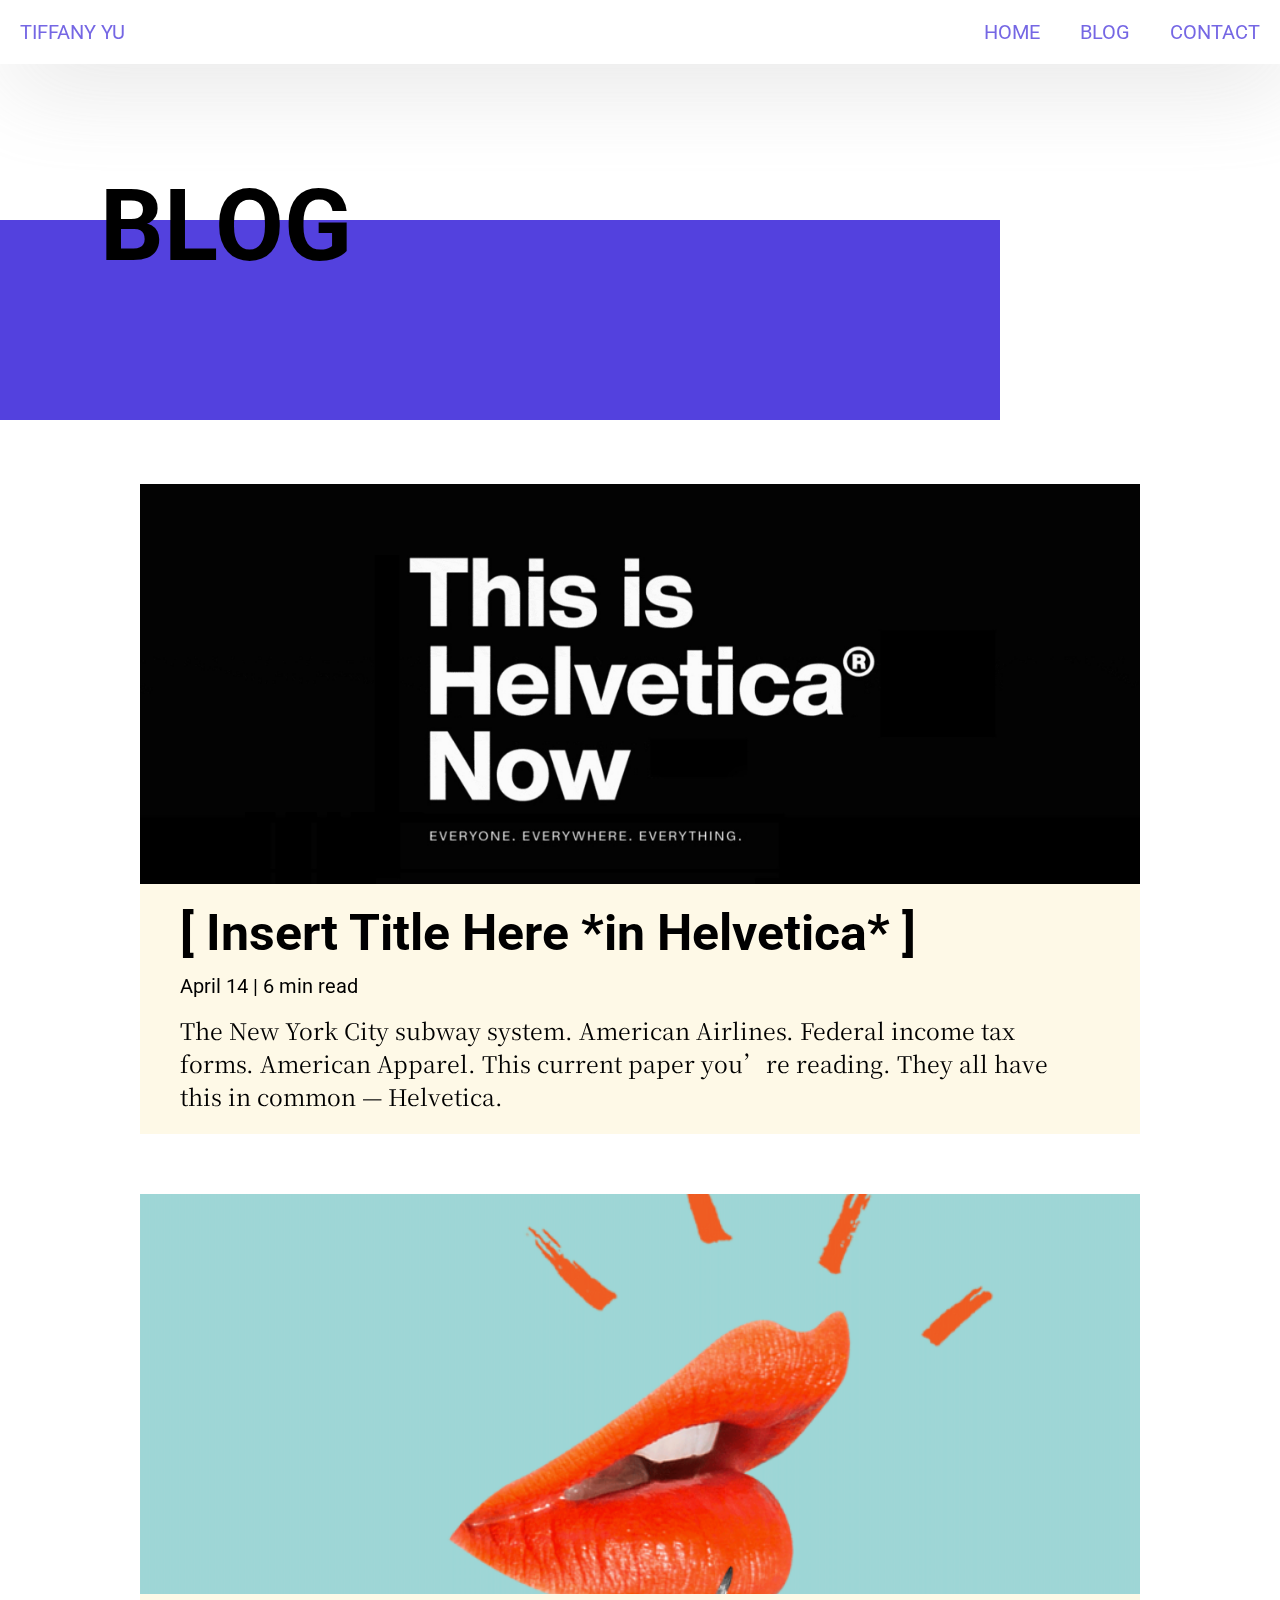
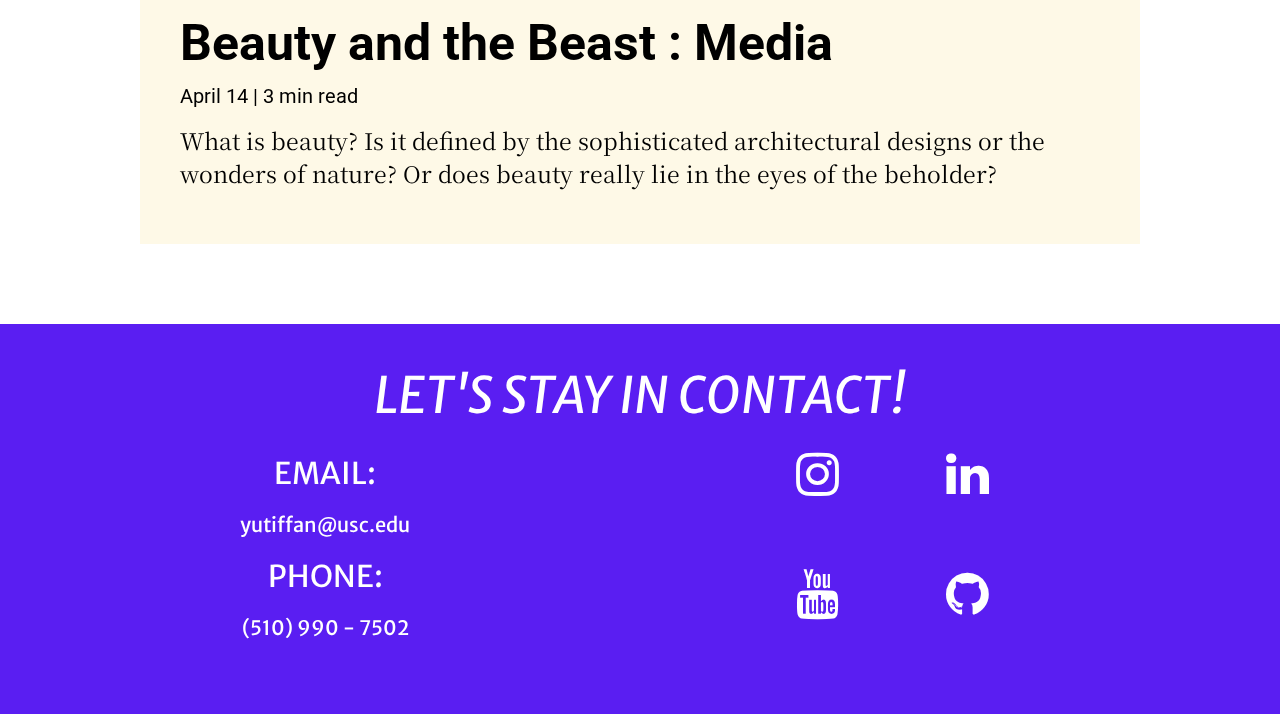
<file: blog.html>
<!DOCTYPE html>
<html>
<head>
	<title>Blog</title>
	<meta name = "description" content="For this page, I will be creating a blog. It will be filled with blog posts that I have written in the past.">
	<link rel="stylesheet" type="text/css" href="style2.css">
	<link rel="stylesheet" href="https://cdnjs.cloudflare.com/ajax/libs/font-awesome/4.7.0/css/font-awesome.min.css">
	<style>
		
		@import url('https://fonts.googleapis.com/css2?family=Noto+Serif+TC&display=swap');
		#blog{
			font-size:50px;
			color:black;
			margin-top: 0px;
			padding-top: 100px;
			margin-left: 100px;
			position:relative;
		}
		#box{
			position:absolute;
			top:220px;
			left:0px;
			width:1000px;
			height:200px;
			background-color:#5341de;
			z-index: -1;
			margin-left: 0px;
		}

		.blogcontainer{
			width:1000px;
			height:400px;
			margin-top:60px;
			margin-bottom:0px;
			margin-left: auto;
			margin-right: auto;
			overflow: hidden;
		}
		.blogcontainer img{
			width:100%;
		}

		.blogcaption{
			width:1000px;
			height:250px;
			margin-left: auto;
			margin-right: auto;
			margin-bottom:60px;
			background-color:#FEF9E7;
			position:relative;
			
		}
		#firstpost{
			width:1000px;
			height:400px;
			margin-top:200px;
		}
		.title{
			font-size: 50px;
			position:absolute;
			top:20px;
			left:40px;
			font-weight:bold;
			text-decoration: none;

		}
		.title a{
			text-decoration: none;
			color:black;
		}
		.title a:visited{
			color:black;
		}
		.title a:hover{
			color:#5341de;
		}
		.date{
			font-size:20px;
			position:absolute;
			top:90px;
			left:40px;
		}

		.description{
			width:900px;
			position:absolute;
			top:130px;
			left:40px;
			font-size:23px;
			font-family: 'Noto Serif TC', serif;
		}
		
	</style>
</head>
<body>
	<div id="navbar">
		<ul>
			<li><a href ="blog.html#footer"> CONTACT </a></li>
			<li><a href ="blog.html"> BLOG </a></li>
			<!-- <li><a href ="homepage.html"> PROJECTS </a></li> -->
			<li><a href ="index.html"> HOME </a></li>
			<li id = "logo"><a href ="index.html"> TIFFANY YU </a></li>
		</ul>
	</div>	

	<div id="blog">
		<h1>BLOG </h1>
	</div>
	<div id="box" data-rellax-speed="6">
	</div>

	<div class="blogcontainer" id="firstpost" >
		<a href = "blogpost1.html"> <img src="images/post1.jpeg" alt="blogpost1header"> </a>
	</div>
	<div class="blogcaption" >
		<div class="title">
			<a href = "blogpost1.html"> [ Insert Title Here *in Helvetica* ] </a>
		</div>
		<div class="date">
			April 14 | 6 min read 
		</div>
		<div class="description">
			The New York City subway system. American Airlines. Federal income tax forms. American Apparel. This current paper you’re reading. They all have this in common — Helvetica. 
		</div>
	</div>

	<div class="blogcontainer" >
		<a href = "blogpost2.html"> <img src="images/post2.png" alt="blogpost2header"> </a>
	</div>
	<div class="blogcaption" >
		<div class="title">
			<a href = "blogpost2.html"> Beauty and the Beast : Media </a>
		</div>
		<div class="date">
			April 14 |  3 min read 
		</div>
		<div class="description">
			What is beauty? Is it defined by the sophisticated architectural designs or the wonders of nature? Or does beauty really lie in the eyes of the beholder?
		</div>
	</div>

	<div id = "footer">
		<div id = "footercontent">
			LET'S STAY IN CONTACT!
		
			<div id = "contact">
				EMAIL:
				<p>yutiffan@usc.edu </p>
				PHONE:
				<p>(510) 990 - 7502 </p>
			</div>
			<div id = "icons">
				<a href="https://www.instagram.com/tiffxyu/" target="_blank" class="fa fa-instagram"></a>
				<a href="https://www.linkedin.com/in/yutiffan/" target="_blank" class="fa fa-linkedin"></a>
				<a href="https://www.youtube.com/channel/UCRScQScooTvja-4UszwBM2w" target="_blank" class="fa fa-youtube"></a>
				<a href= "https://github.com/yutiffan" target="_blank" class="fa fa-github"></a>
			</div>
		</div>
	</div>

<!--JavaScript Plugins  -->
	<script src = "rellax-master/rellax.min.js"></script>

	
	<script>
		var rellax = new Rellax('#box');
	</script>
</body>
</html>
</file>
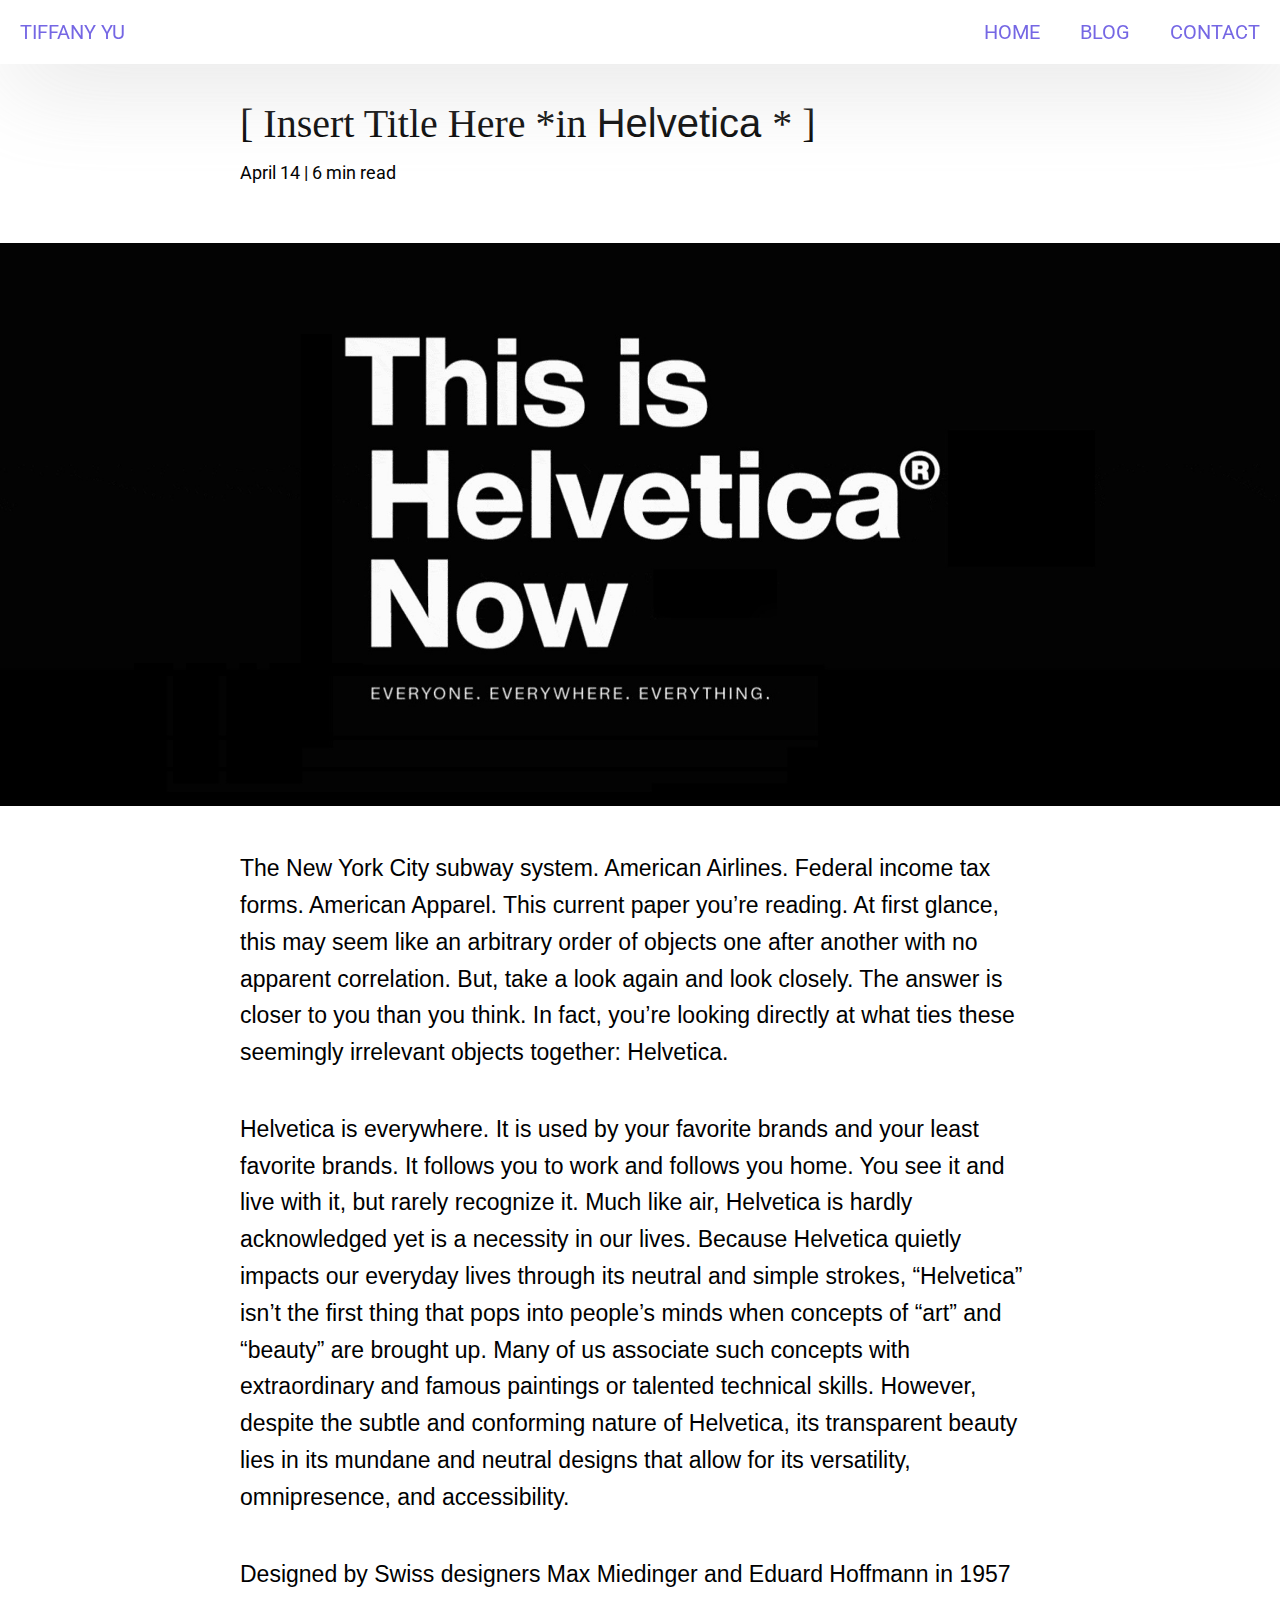
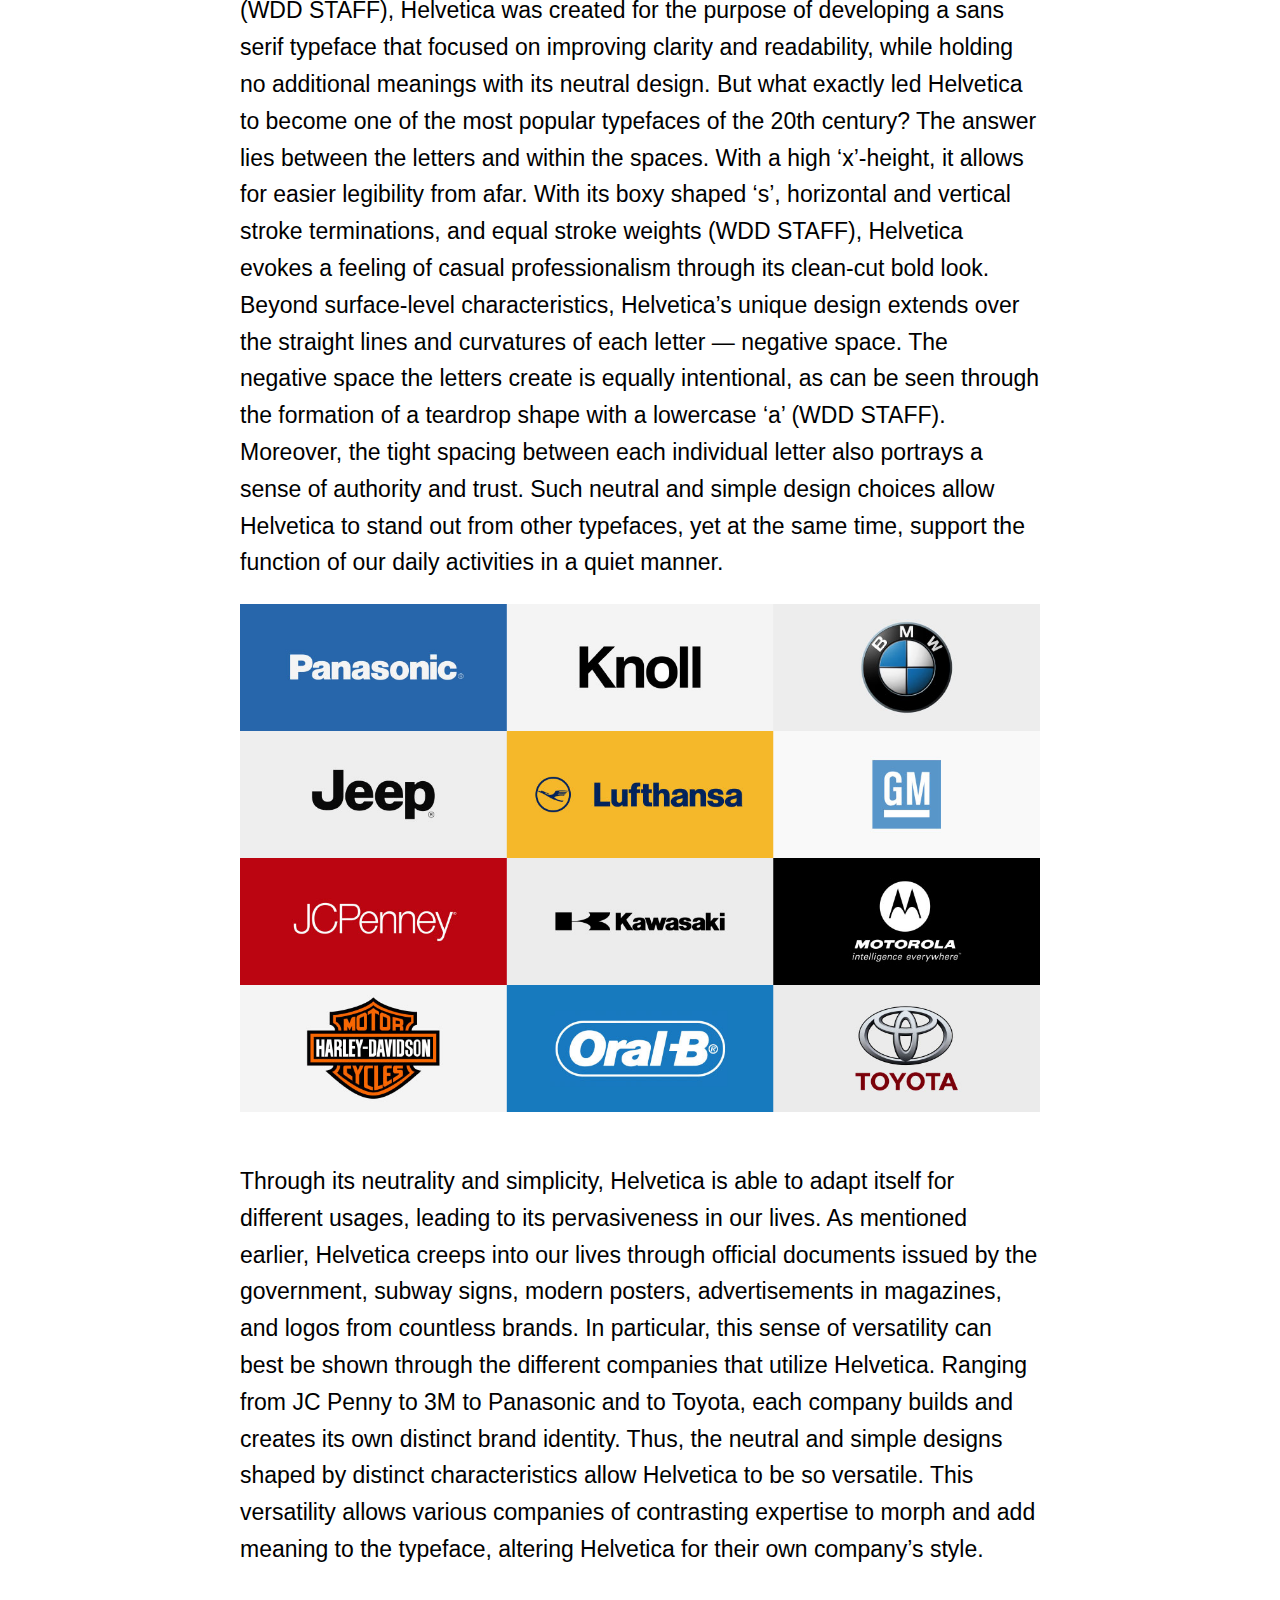
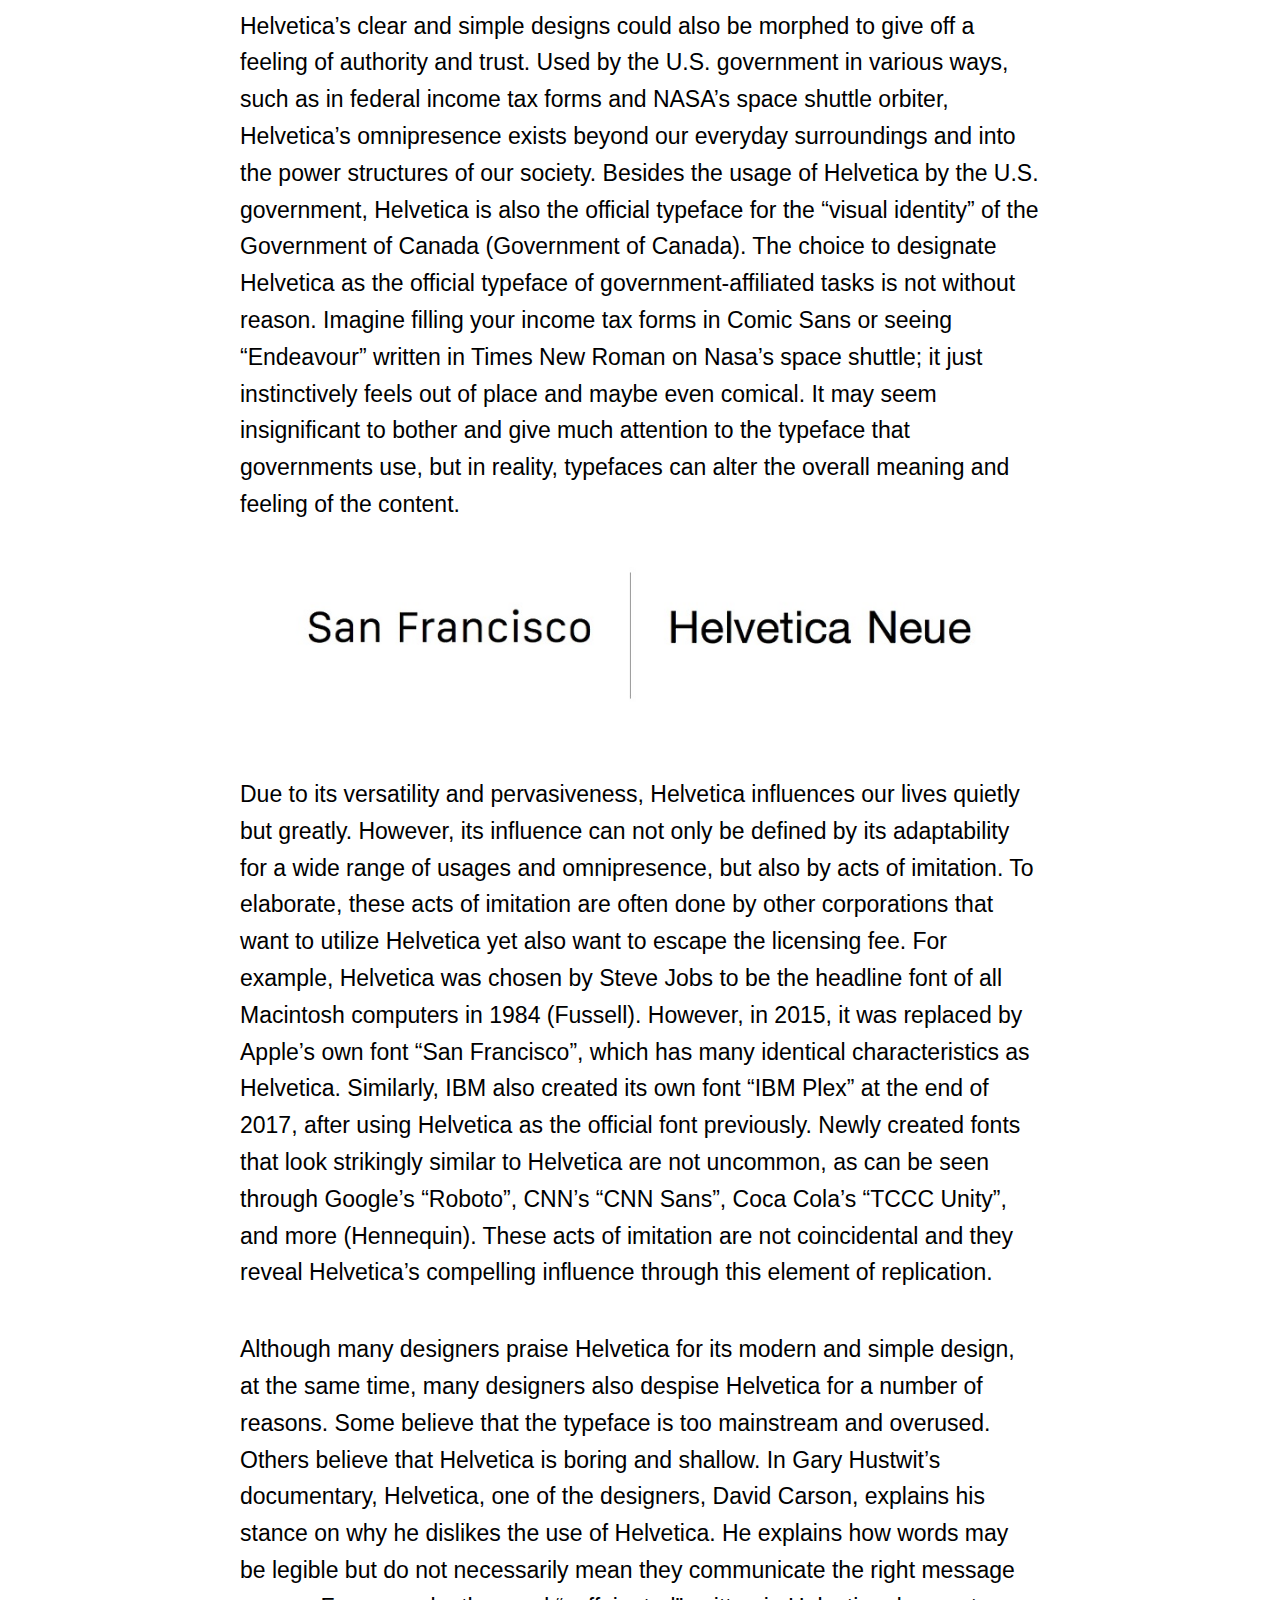
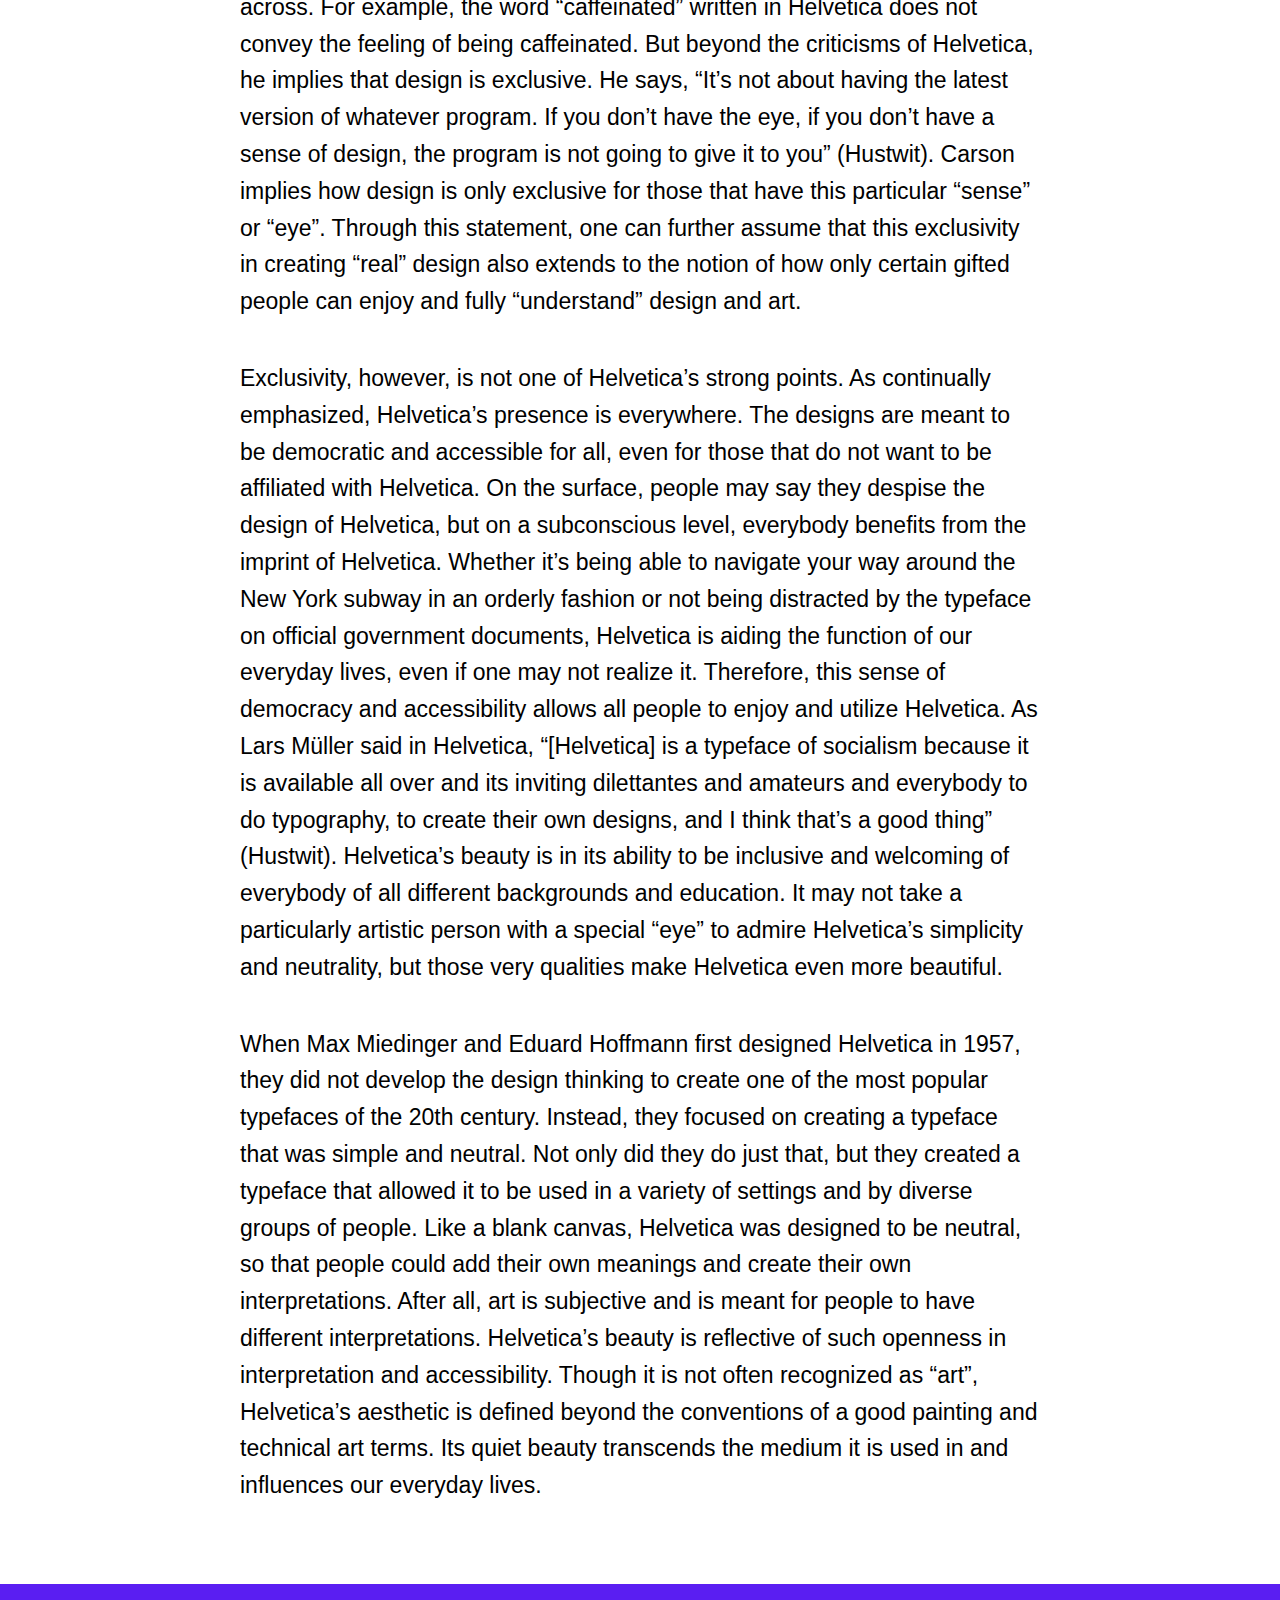
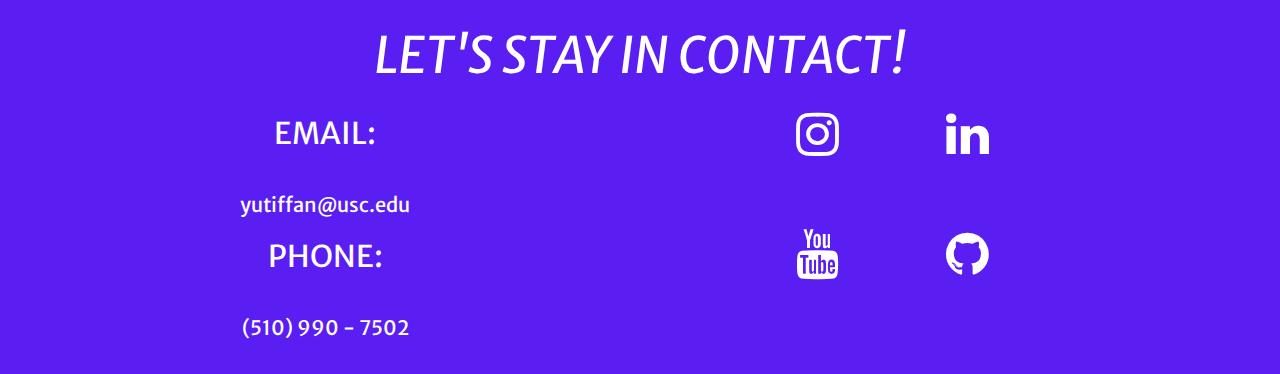
<file: blogpost1.html>
<!DOCTYPE html>
<html>
<head>
	<title>[ Insert Title Here *in Helvetica* ]</title>
	<meta name = "description" content="This is my first blog post. It's about the font Helvetica and its implications.">
	<link rel="stylesheet" type="text/css" href="style2.css">
	<link rel="stylesheet" href="https://cdnjs.cloudflare.com/ajax/libs/font-awesome/4.7.0/css/font-awesome.min.css">
	<style>

		#helvetica{
			font-family: helvetica;
		}
		#header{
			width:800px;
			margin:auto;
			
		}
		#title{
			font-family: 'Noto Serif TC', serif;
			font-size:40px;
			text-align:left;
			padding-top: 100px;
		}
		#date{
			font-size:18px;
			padding-top: 15px;
		}
		#photo img{
			width:100%;
			margin-top: 60px;
		}
		#content{
			width:800px;
			margin:auto;
			font-family: helvetica;
			font-size:23px;
			line-height: 1.6;
			
		}
		p{
			margin-top:40px;
		}
		#content img{
			width:100%;
		}
	</style>
</head>
<body>
	<div id="navbar">
		<ul>
			<li><a href ="blogpost1.html#footer"> CONTACT </a></li>
			<li><a href ="blog.html"> BLOG </a></li>
			<!-- <li><a href ="index.html"> PROJECTS </a></li> -->
			<li><a href ="index.html"> HOME </a></li>
			<li id = "logo"><a href ="index.html"> TIFFANY YU </a></li>
		</ul>
	</div>	
	<div id = "header">
		<div id = "title"> 
			[ Insert Title Here *in <label id = "helvetica"> Helvetica </label>* ] 
		</div>
		<div id = "date">
			April 14 | 6 min read 
		</div>
	</div>
	<div id = "photo">
		<img src = "images/post1.jpeg" alt = "helvetica">
	</div>
	<div id = "content">
		<p>The New York City subway system. American Airlines. Federal income tax forms. American Apparel. This current paper you’re reading. At first glance, this may seem like an arbitrary order of objects one after another with no apparent correlation. But, take a look again and look closely. The answer is closer to you than you think. In fact, you’re looking directly at what ties these seemingly irrelevant objects together: Helvetica.
		</p>
		<p>Helvetica is everywhere. It is used by your favorite brands and your least favorite brands. It follows you to work and follows you home. You see it and live with it, but rarely recognize it. Much like air, Helvetica is hardly acknowledged yet is a necessity in our lives. Because Helvetica quietly impacts our everyday lives through its neutral and simple strokes, “Helvetica” isn’t the first thing that pops into people’s minds when concepts of “art” and “beauty” are brought up. Many of us associate such concepts with extraordinary and famous paintings or talented technical skills. However, despite the subtle and conforming nature of Helvetica, its transparent beauty lies in its mundane and neutral designs that allow for its versatility, omnipresence, and accessibility. </p>
		<p>Designed by Swiss designers Max Miedinger and Eduard Hoffmann in 1957 (WDD STAFF), Helvetica was created for the purpose of developing a sans serif typeface that focused on improving clarity and readability, while holding no additional meanings with its neutral design. But what exactly led Helvetica to become one of the most popular typefaces of the 20th century? The answer lies between the letters and within the spaces. With a high ‘x’-height, it allows for easier legibility from afar. With its boxy shaped ‘s’, horizontal and vertical stroke terminations, and equal stroke weights (WDD STAFF), Helvetica evokes a feeling of casual professionalism through its clean-cut bold look. Beyond surface-level characteristics, Helvetica’s unique design extends over the straight lines and curvatures of each letter — negative space. The negative space the letters create is equally intentional, as can be seen through the formation of a teardrop shape with a lowercase ‘a’ (WDD STAFF). Moreover, the tight spacing between each individual letter also portrays a sense of authority and trust. Such neutral and simple design choices allow Helvetica to stand out from other typefaces, yet at the same time, support the function of our daily activities in a quiet manner. </p>
		<img src = "images/brands.jpg" alt = "brands">
		<p>Through its neutrality and simplicity, Helvetica is able to adapt itself for different usages, leading to its pervasiveness in our lives. As mentioned earlier, Helvetica creeps into our lives through official documents issued by the government, subway signs, modern posters, advertisements in magazines, and logos from countless brands. In particular, this sense of versatility can best be shown through the different companies that utilize Helvetica. Ranging from JC Penny to 3M to Panasonic and to Toyota, each company builds and creates its own distinct brand identity. Thus, the neutral and simple designs shaped by distinct characteristics allow Helvetica to be so versatile. This versatility allows various companies of contrasting expertise to morph and add meaning to the typeface, altering Helvetica for their own company’s style. </p>
		<p>Helvetica’s clear and simple designs could also be morphed to give off a feeling of authority and trust. Used by the U.S. government in various ways, such as in federal income tax forms and NASA’s space shuttle orbiter, Helvetica’s omnipresence exists beyond our everyday surroundings and into the power structures of our society. Besides the usage of Helvetica by the U.S. government, Helvetica is also the official typeface for the “visual identity” of the Government of Canada (Government of Canada). The choice to designate Helvetica as the official typeface of government-affiliated tasks is not without reason. Imagine filling your income tax forms in Comic Sans or seeing “Endeavour” written in Times New Roman on Nasa’s space shuttle; it just instinctively feels out of place and maybe even comical. It may seem insignificant to bother and give much attention to the typeface that governments use, but in reality, typefaces can alter the overall meaning and feeling of the content. </p>
		<img src = "images/SF.jpg" alt = "San Francisco”">
		<p>Due to its versatility and pervasiveness, Helvetica influences our lives quietly but greatly. However, its influence can not only be defined by its adaptability for a wide range of usages and omnipresence, but also by acts of imitation. To elaborate, these acts of imitation are often done by other corporations that want to utilize Helvetica yet also want to escape the licensing fee. For example, Helvetica was chosen by Steve Jobs to be the headline font of all Macintosh computers in 1984 (Fussell). However, in 2015, it was replaced by Apple’s own font “San Francisco”, which has many identical characteristics as Helvetica. Similarly, IBM also created its own font “IBM Plex” at the end of 2017, after using Helvetica as the official font previously. Newly created fonts that look strikingly similar to Helvetica are not uncommon, as can be seen through Google’s “Roboto”, CNN’s “CNN Sans”, Coca Cola’s “TCCC Unity”, and more (Hennequin). These acts of imitation are not coincidental and they reveal Helvetica’s compelling influence through this element of replication. </p>
		<p>Although many designers praise Helvetica for its modern and simple design, at the same time, many designers also despise Helvetica for a number of reasons. Some believe that the typeface is too mainstream and overused. Others believe that Helvetica is boring and shallow. In Gary Hustwit’s documentary, Helvetica, one of the designers, David Carson, explains his stance on why he dislikes the use of Helvetica. He explains how words may be legible but do not necessarily mean they communicate the right message across. For example, the word “caffeinated” written in Helvetica does not convey the feeling of being caffeinated. But beyond the criticisms of Helvetica, he implies that design is exclusive. He says, “It’s not about having the latest version of whatever program. If you don’t have the eye, if you don’t have a sense of design, the program is not going to give it to you” (Hustwit). Carson implies how design is only exclusive for those that have this particular “sense” or “eye”. Through this statement, one can further assume that this exclusivity in creating “real” design also extends to the notion of how only certain gifted people can enjoy and fully “understand” design and art. </p>
		<p>Exclusivity, however, is not one of Helvetica’s strong points. As continually emphasized, Helvetica’s presence is everywhere. The designs are meant to be democratic and accessible for all, even for those that do not want to be affiliated with Helvetica. On the surface, people may say they despise the design of Helvetica, but on a subconscious level, everybody benefits from the imprint of Helvetica. Whether it’s being able to navigate your way around the New York subway in an orderly fashion or not being distracted by the typeface on official government documents, Helvetica is aiding the function of our everyday lives, even if one may not realize it. Therefore, this sense of democracy and accessibility allows all people to enjoy and utilize Helvetica. As Lars Müller said in Helvetica, “[Helvetica] is a typeface of socialism because it is available all over and its inviting dilettantes and amateurs and everybody to do typography, to create their own designs, and I think that’s a good thing” (Hustwit). Helvetica’s beauty is in its ability to be inclusive and welcoming of everybody of all different backgrounds and education. It may not take a particularly artistic person with a special “eye” to admire Helvetica’s simplicity and neutrality, but those very qualities make Helvetica even more beautiful. </p>
		<p>When Max Miedinger and Eduard Hoffmann first designed Helvetica in 1957, they did not develop the design thinking to create one of the most popular typefaces of the 20th century. Instead, they focused on creating a typeface that was simple and neutral. Not only did they do just that, but they created a typeface that allowed it to be used in a variety of settings and by diverse groups of people. Like a blank canvas, Helvetica was designed to be neutral, so that people could add their own meanings and create their own interpretations. After all, art is subjective and is meant for people to have different interpretations. Helvetica’s beauty is reflective of such openness in interpretation and accessibility. Though it is not often recognized as “art”, Helvetica’s aesthetic is defined beyond the conventions of a good painting and technical art terms. Its quiet beauty transcends the medium it is used in and influences our everyday lives. </p>
	</div>
	<div id = "footer">
		<div id = "footercontent">
			LET'S STAY IN CONTACT!
		
			<div id = "contact">
				EMAIL:
				<p>yutiffan@usc.edu </p>
				PHONE:
				<p>(510) 990 - 7502 </p>
			</div>
			<div id = "icons">
				<a href="https://www.instagram.com/tiffxyu/" target="_blank" class="fa fa-instagram"></a>
				<a href="https://www.linkedin.com/in/yutiffan/" target="_blank" class="fa fa-linkedin"></a>
				<a href="https://www.youtube.com/channel/UCRScQScooTvja-4UszwBM2w" target="_blank" class="fa fa-youtube"></a>
				<a href= "https://github.com/yutiffan" target="_blank" class="fa fa-github"></a>
			</div>
		</div>
	</div>
</body>
</html>
</file>
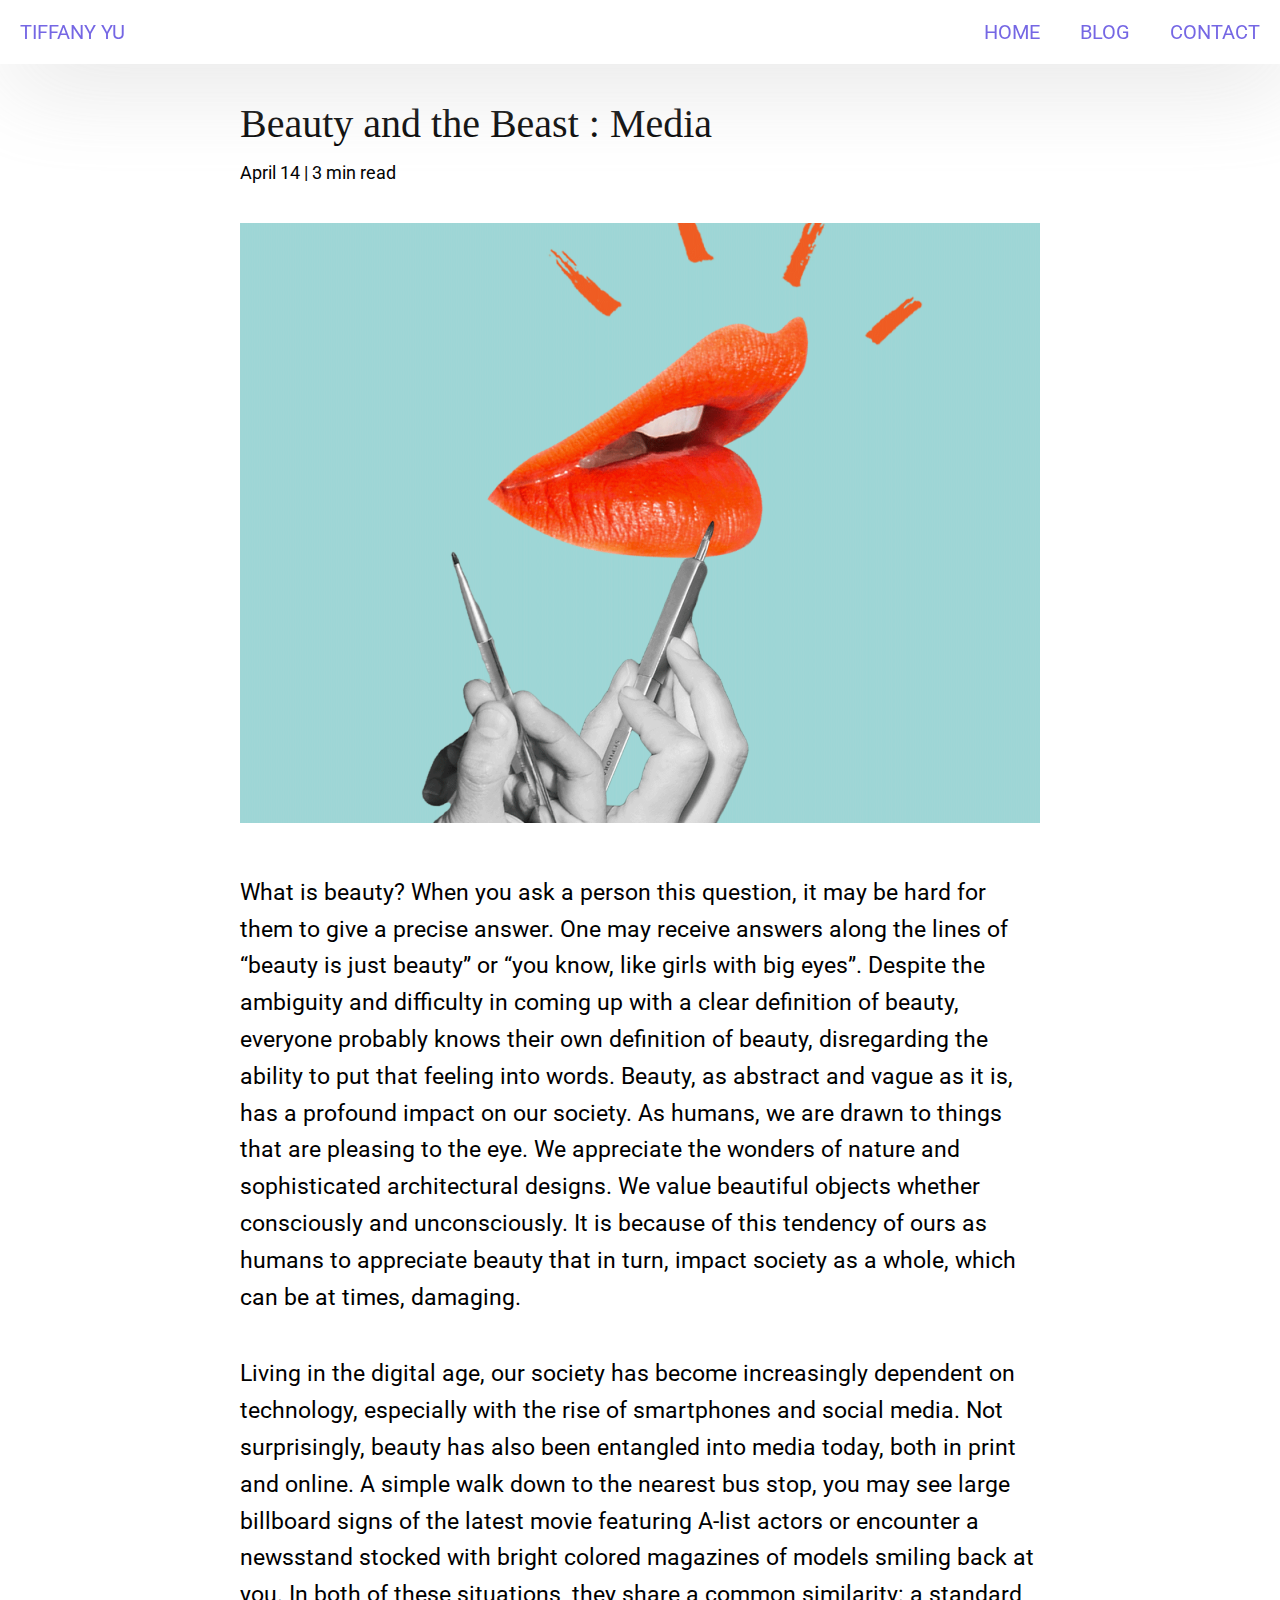
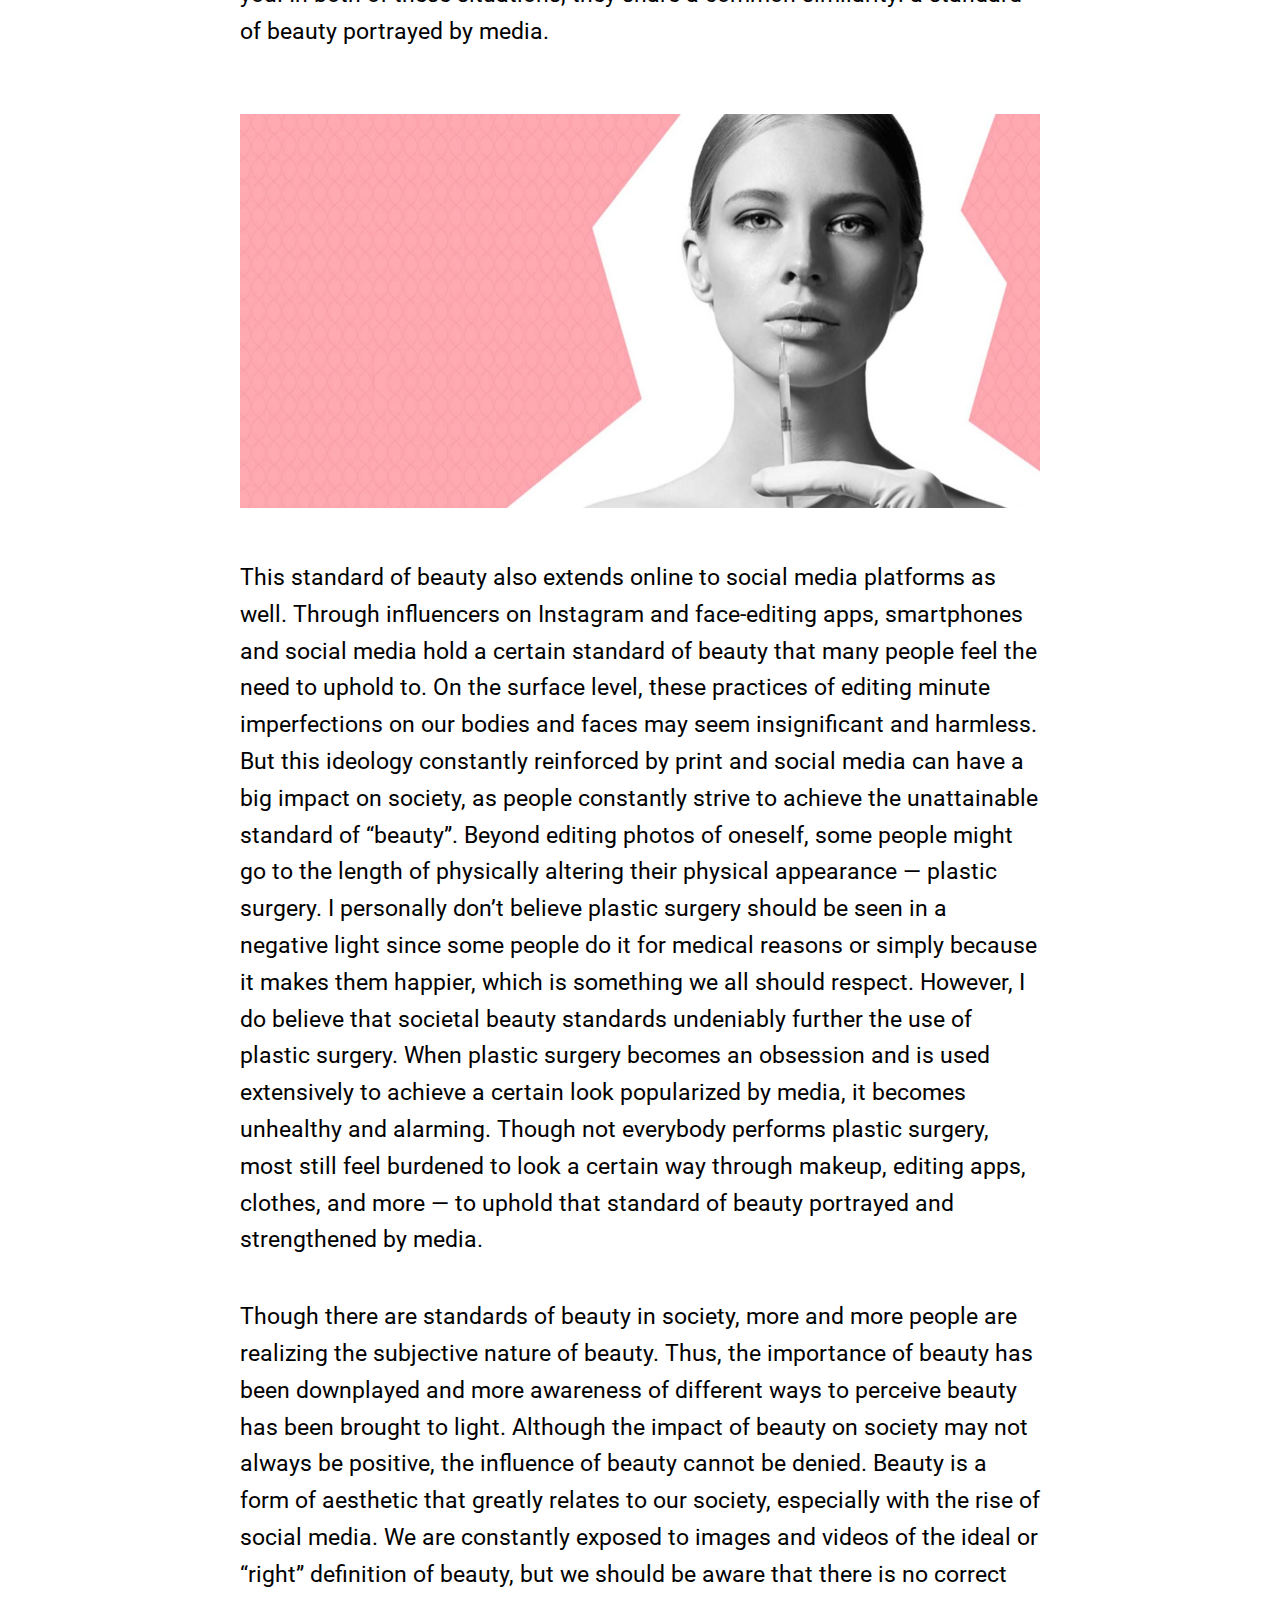
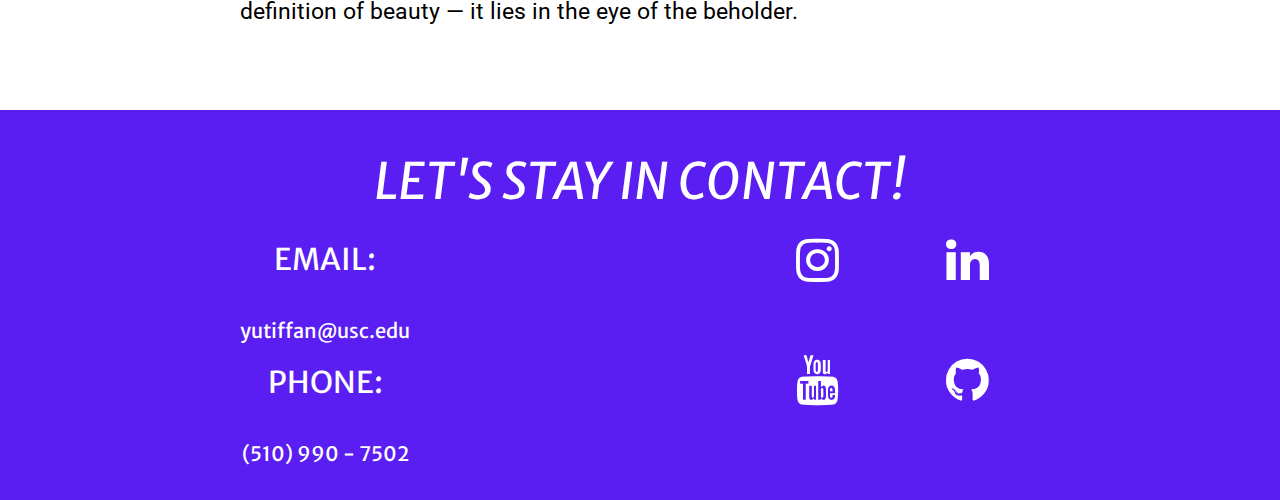
<file: blogpost2.html>
<!DOCTYPE html>
<html>
<head>
	<title>Beauty and the Beast : Media</title>
	<meta name = "description" content="This is my second blog post. In this post, I talk about the definition of beauty and the standards of beauty in today's world.">
	<link rel="stylesheet" type="text/css" href="style2.css">
	<link rel="stylesheet" href="https://cdnjs.cloudflare.com/ajax/libs/font-awesome/4.7.0/css/font-awesome.min.css">
	<style>
	
		#header{
			width:800px;
			margin:auto;
			
		}
		#title{
			font-family: 'Noto Serif TC', serif;
			font-size:40px;
			text-align:left;
			padding-top: 100px;
		}
		#date{
			font-size:18px;
			padding-top: 15px;
		}
		
		#content{
			width:800px;
			margin:auto;
			font-size:23px;
			line-height: 1.6;
			
		}
		p{
			margin-top:40px;
		}
		#content img{
			margin-top:40px;
			width:100%;
		}
	</style>
</head>
<body>
	<div id="navbar">
		<ul>
			<li><a href ="blogpost2.html#footer"> CONTACT </a></li>
			<li><a href ="blog.html"> BLOG </a></li>
			<!-- <li><a href ="index.html"> PROJECTS </a></li> -->
			<li><a href ="index.html"> HOME </a></li>
			<li id = "logo"><a href ="index.html"> TIFFANY YU </a></li>
		</ul>
	</div>	
	<div id = "header">
		<div id = "title"> 
			Beauty and the Beast : Media 
		</div>
		<div id = "date">
			April 14 | 3 min read 
		</div>
	</div>
	<div id = "content">
		<img src = "images/post2.png" alt= "beauty">
		<p>What is beauty? When you ask a person this question, it may be hard for them to give a precise answer. One may receive answers along the lines of “beauty is just beauty” or “you know, like girls with big eyes”. Despite the ambiguity and difficulty in coming up with a clear definition of beauty, everyone probably knows their own definition of beauty, disregarding the ability to put that feeling into words. Beauty, as abstract and vague as it is, has a profound impact on our society. As humans, we are drawn to things that are pleasing to the eye. We appreciate the wonders of nature and sophisticated architectural designs. We value beautiful objects whether consciously and unconsciously. It is because of this tendency of ours as humans to appreciate beauty that in turn, impact society as a whole, which can be at times, damaging. </p>
		<p>Living in the digital age, our society has become increasingly dependent on technology, especially with the rise of smartphones and social media. Not surprisingly, beauty has also been entangled into media today, both in print and online. A simple walk down to the nearest bus stop, you may see large billboard signs of the latest movie featuring A-list actors or encounter a newsstand stocked with bright colored magazines of models smiling back at you. In both of these situations, they share a common similarity: a standard of beauty portrayed by media. </p>
		<img src = "images/surgery.jpeg" alt = "plastic surgery">
		<p>This standard of beauty also extends online to social media platforms as well. Through influencers on Instagram and face-editing apps, smartphones and social media hold a certain standard of beauty that many people feel the need to uphold to. On the surface level, these practices of editing minute imperfections on our bodies and faces may seem insignificant and harmless. But this ideology constantly reinforced by print and social media can have a big impact on society, as people constantly strive to achieve the unattainable standard of “beauty”. Beyond editing photos of oneself, some people might go to the length of physically altering their physical appearance — plastic surgery. I personally don’t believe plastic surgery should be seen in a negative light since some people do it for medical reasons or simply because it makes them happier, which is something we all should respect. However, I do believe that societal beauty standards undeniably further the use of plastic surgery. When plastic surgery becomes an obsession and is used extensively to achieve a certain look popularized by media, it becomes unhealthy and alarming. Though not everybody performs plastic surgery, most still feel burdened to look a certain way through makeup, editing apps, clothes, and more — to uphold that standard of beauty portrayed and strengthened by media.</p>
		<p> Though there are standards of beauty in society, more and more people are realizing the subjective nature of beauty. Thus, the importance of beauty has been downplayed and more awareness of different ways to perceive beauty has been brought to light. Although the impact of beauty on society may not always be positive, the influence of beauty cannot be denied. Beauty is a form of aesthetic that greatly relates to our society, especially with the rise of social media. We are constantly exposed to images and videos of the ideal or “right” definition of beauty, but we should be aware that there is no correct definition of beauty — it lies in the eye of the beholder. </p>
	</div>
	<div id = "footer">
		<div id = "footercontent">
			LET'S STAY IN CONTACT!
		
			<div id = "contact">
				EMAIL:
				<p>yutiffan@usc.edu </p>
				PHONE:
				<p>(510) 990 - 7502 </p>
			</div>
			<div id = "icons">
				<a href="https://www.instagram.com/tiffxyu/" target="_blank" class="fa fa-instagram"></a>
				<a href="https://www.linkedin.com/in/yutiffan/" target="_blank" class="fa fa-linkedin"></a>
				<a href="https://www.youtube.com/channel/UCRScQScooTvja-4UszwBM2w" target="_blank" class="fa fa-youtube"></a>
				<a href= "https://github.com/yutiffan" target="_blank" class="fa fa-github"></a>
			</div>
		</div>
	</div>
</body>
</html>
</file>
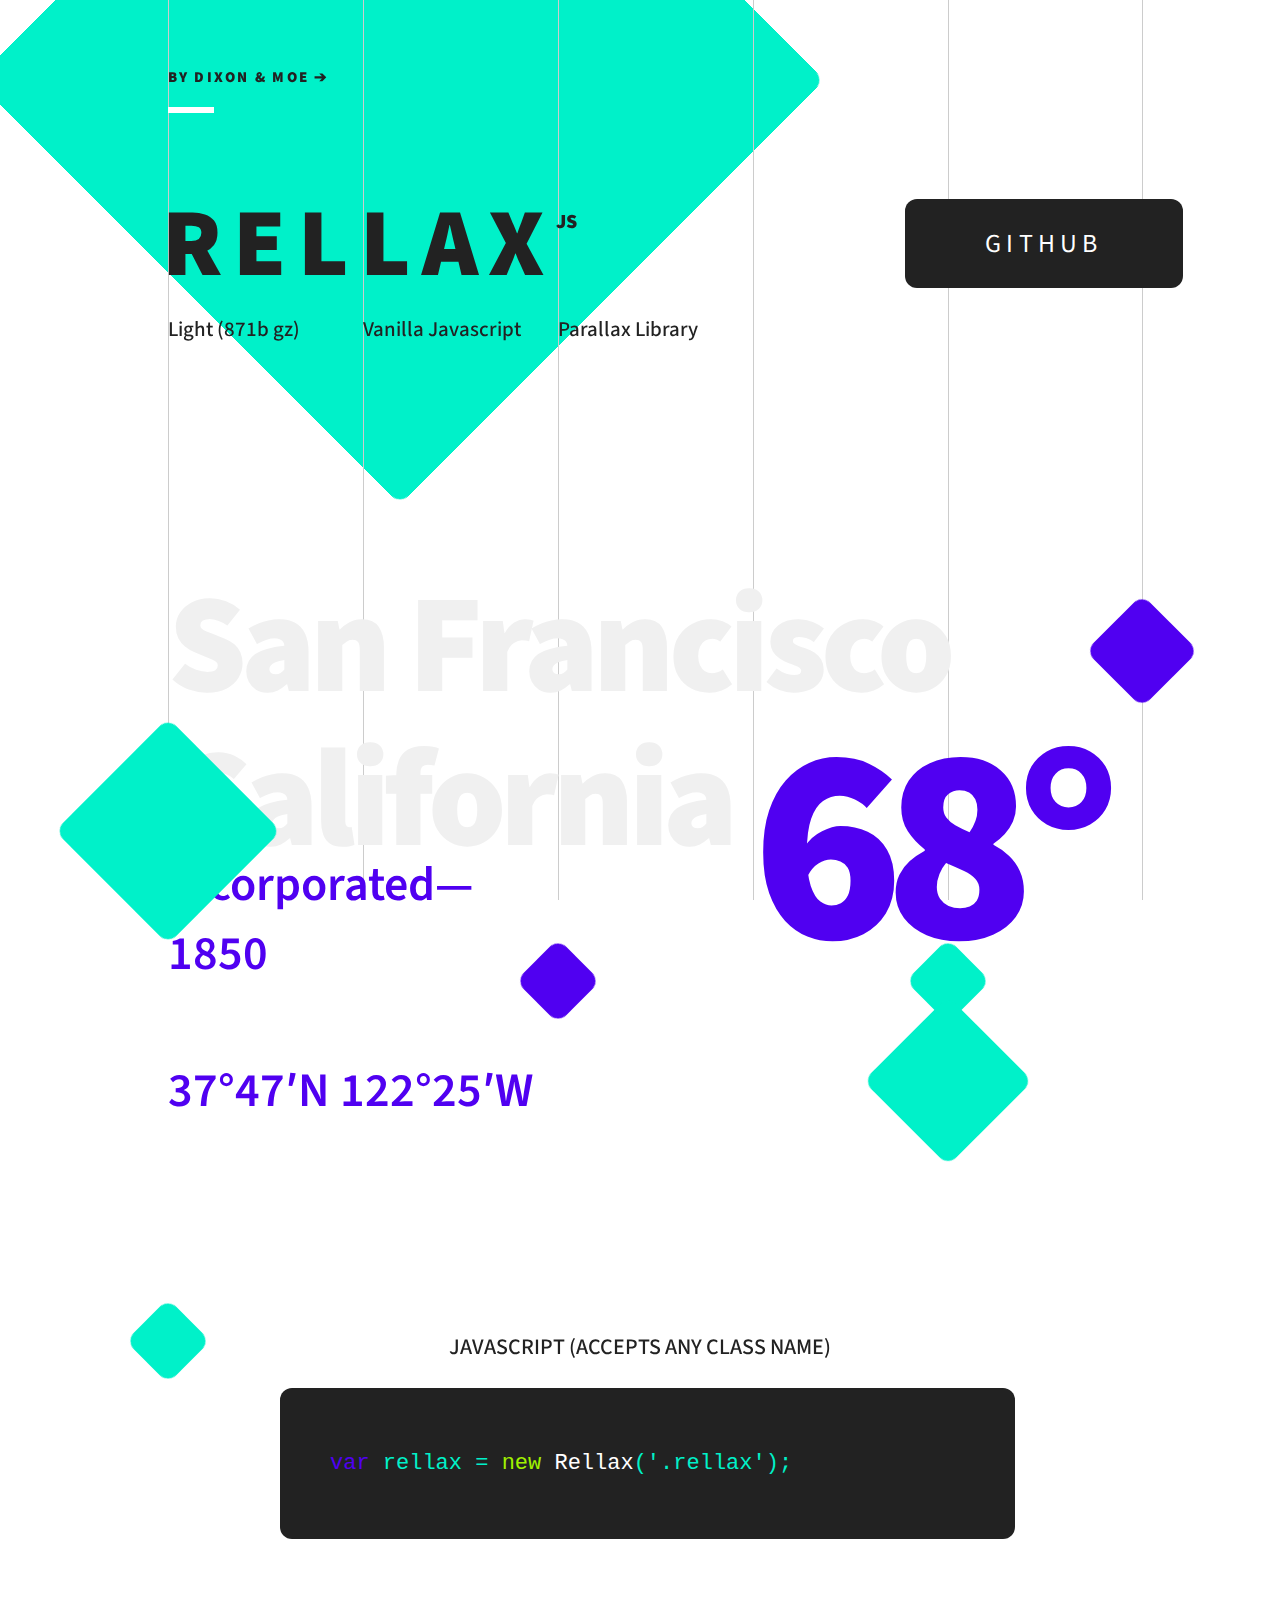
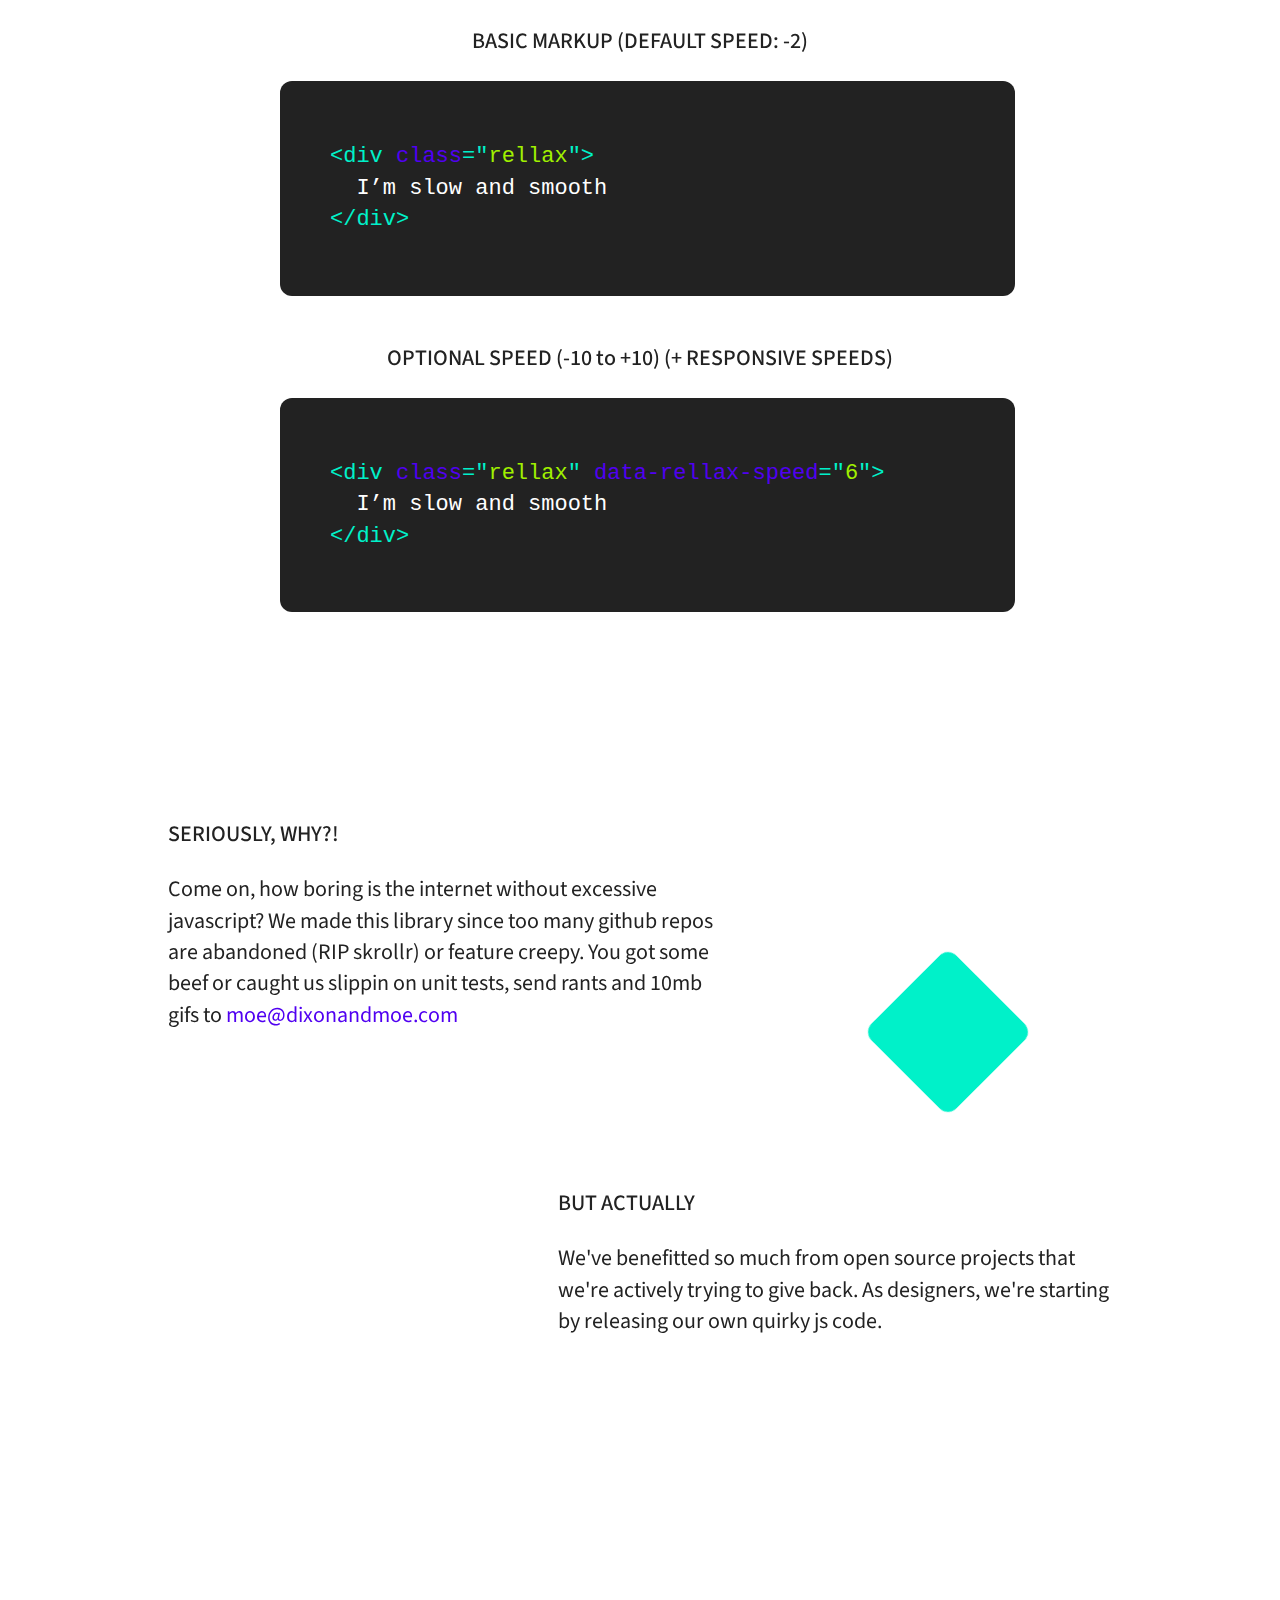
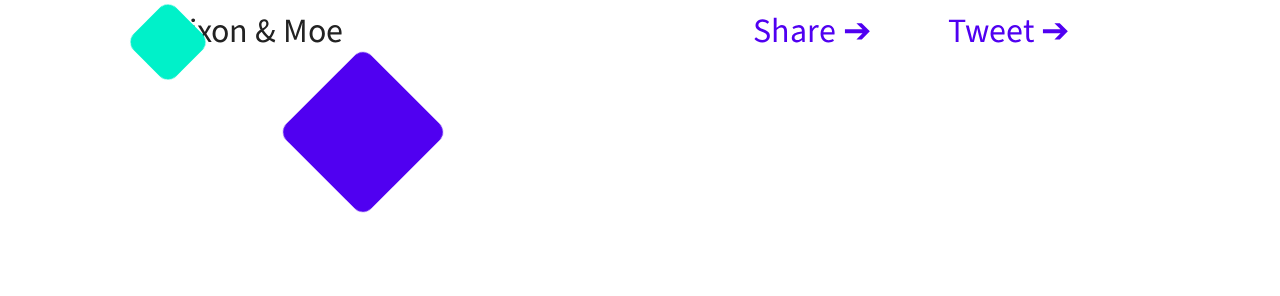
<file: rellax-master/demo.html>
<!DOCTYPE html>
<html lang="en">
  <head>
    <meta charset="utf-8">
    <meta http-equiv="X-UA-Compatible" content="IE=edge,chrome=1">
    <title>Vanilla Javascript Parallax Library - Rellax.js</title>
    <meta name="description" content="">
    <meta name="viewport" content="width=device-width">

    <link href='https://fonts.googleapis.com/css?family=Source+Sans+Pro:600,700,900' rel='stylesheet' type='text/css'>

    <!-- Booooooootstrap -->
    <link rel="stylesheet" href="css/bootstrap.min.css">

    <!-- Styles -->
    <link rel="stylesheet" type="text/css" href="css/main.css">

    <!--[if lt IE 9]>
    <script src="//html5shiv.googlecode.com/svn/trunk/html5.js"></script>
    <script>window.html5 || document.write('<script src="js/vendor/html5shiv.js"><\/script>')</script>
    <![endif]-->
  </head>

  <body>
    <div class="grid">
      <div class="container">
        <div class="row">
          <div class="col-md-offset-1 col-md-2">
            <div class="grid-line"></div>
          </div>
          <div class="col-md-2">
            <div class="grid-line"></div>
          </div>
          <div class="col-md-2">
            <div class="grid-line"></div>
          </div>
          <div class="col-md-2">
            <div class="grid-line"></div>
          </div>
          <div class="col-md-2">
            <div class="grid-line" style="margin-right:-30px;border-right:1px solid #ccc"></div>
          </div>
        </div>
      </div>
    </div>

    <div class="fixed-top rellax" data-rellax-speed="-2"
      style="transform: rotate(45deg);"
    >
    </div>

    <main class="main">
      <header>
        <div class="container">
          <div class="row">
            <div class="col-md-offset-1 col-md-11">
              <a href="http://dixonandmoe.com/">
                <h2>BY DIXON & MOE <span>➔</span></h2>
              </a>
              <div class="white-block"></div>
            </div>
          </div>
          <div class="title">
            <div class="row">
              <div class="col-md-offset-1 col-md-6">
                <h1>RELLAX<span>JS</span></h1>
              </div>
              <div class="col-md-4 text-right">
                <a href="https://github.com/dixonandmoe/rellax">GITHUB</a>
              </div>
            </div>
          </div>
          <div class="subtitle">
            <div class="row">
              <div class="col-md-offset-1 col-md-2">
                <h3>Light (871b gz)</h3>
              </div>
              <div class="col-md-2">
                <h3>Vanilla Javascript</h3>
              </div>
              <div class="col-md-2">
                <h3>Parallax Library</h3>
              </div>
            </div>
          </div>
        </div>
      </header>


      <section class="section san-francisco">
        <div class="absolute">
          <div class="container">
            <div class="row">
              <div class="col-md-offset-1 col-md-11">
                <h2 class="rellax" data-rellax-speed="-3">San Francisco<br>California</h2>
              </div>
            </div>
          </div>
        </div>

        <div class="absolute above">
          <div class="container">
            <div class="row">

              <div class="col-md-offset-1 col-md-2">
                <div class="lg-green rellax"
                  data-rellax-speed="2"
                  style="transform: rotate(45deg);">
                </div>
                <div class="sm-green rellax"
                  data-rellax-speed="5"
                  style="transform: rotate(45deg);">
                </div>
              </div>

              <div class="col-md-offset-2 col-md-1">
                <div class="sm-purple rellax"
                  data-rellax-speed="2"
                  style="transform: rotate(45deg);">
                </div>
              </div>

              <div class="col-md-offset-3 col-md-1">
                <div class="xs-green rellax"
                  data-rellax-speed="5"
                  style="transform: rotate(45deg);">
                </div>
                <div class="md-green rellax"
                  data-rellax-speed="1"
                  style="transform: rotate(45deg);">
                </div>
              </div>

              <div class="col-md-1">
                <div class="lg-purple rellax"
                  data-rellax-speed="3"
                  style="transform: rotate(45deg);">
                </div>
              </div>

            </div>
          </div>
        </div>


        <div class="container">

          <div class="row">
            <div class="col-md-offset-1 col-md-5">
              <div class="date">
                Incorporated—<br>
                1850<br><br>
                37°47′N 122°25′W
              </div>
            </div>
            <div class="col-md-offset-1 col-md-4">
              <div class="temp">
                68°
              </div>
            </div>
          </div>
        </div>


      </section>


      <section class="section">

      </section>


      <section class="section">
        <div style="margin-top: 200px">
          <div class="container">

              <div class="row">
                <div class="col-md-12 text-center">
                  <h4>JAVASCRIPT (ACCEPTS ANY CLASS NAME)</h4>
                </div>
              </div>

              <div class="row">
                <div class="col-md-offset-2 col-md-8">
                  <div class="text-editor">
                    <code>
                      <span class="purple">var</span> rellax = <span class="green">new</span> <span class="white">Rellax</span>('.rellax');
                    </code>
                  </div>
                </div>
              </div>


              <div class="row">
                <div class="col-md-12 text-center" style="margin-top:80px">
                  <h4>BASIC MARKUP (DEFAULT SPEED: -2)</h4>
                </div>
              </div>

              <div class="row">
                <div class="col-md-offset-2 col-md-8">
                  <div class="text-editor">
                    <code>
                      &lt;div <span class="purple">class</span>="<span class="green">rellax</span>"&gt;<br>
                      <span class="white">&nbsp;&nbsp;I’m slow and smooth</span><br>
                      &lt;/div&gt;
                    </code>
                  </div>
                </div>
              </div>


              <div class="row">
                <div class="col-md-12 text-center" style="margin-top:40px">
                  <h4>OPTIONAL SPEED (-10 to +10) (+ RESPONSIVE SPEEDS)</h4>
                </div>
              </div>

              <div class="row">
                <div class="col-md-offset-2 col-md-8">
                  <div class="text-editor">
                    <code>
                      &lt;div <span class="purple">class</span>="<span class="green">rellax</span>" <span class="purple">data-rellax-speed</span>="<span class="green">6</span>"&gt;<br>
                      <span class="white">&nbsp;&nbsp;I’m slow and smooth</span><br>
                      &lt;/div&gt;
                    </code>
                  </div>
                </div>
              </div>

          </div>
        </div>
      </section>



      <section class="section">

        <div class="absolute above" style="pointer-events: none;">
          <div class="container">
            <div class="row">

              <div class="col-md-offset-1 col-md-2">
                <div class="bt-green rellax"
                  data-rellax-speed="5"
                  style="transform: rotate(45deg);">
                </div>
              </div>

              <div class="col-md-offset-0 col-md-1">
                <div class="md-dixonandmoe rellax"
                  data-rellax-speed="2"
                  style="transform: rotate(45deg);">
                </div>
              </div>

              <div class="col-md-offset-5 col-md-1">
                <div class="md-twitter rellax"
                  data-rellax-speed="1"
                  style="transform: rotate(45deg);">
                </div>
              </div>

              <div class="col-md-1">
                <div class="md-facebook rellax"
                  data-rellax-speed="3"
                  data-rellax-percentage="0.5"
                  style="transform: rotate(45deg);">
                </div>
              </div>

            </div>
          </div>
        </div>

        <div class="copy" style="margin-top: 200px;margin-bottom: 500px">
          <div class="container">
            <div class="row">
              <div class="col-md-offset-1 col-md-6">
                <h4>SERIOUSLY, WHY?!</h4>
                <p>Come on, how boring is the internet without excessive javascript? We made this library since too many github repos are abandoned (RIP skrollr) or feature creepy. You got some beef or caught us slippin on unit tests, send rants and 10mb gifs to <a href="mailto:moe@dixonandmoe.">moe@dixonandmoe.com</a></p>
              </div>
            </div>

            <div class="row" style="margin-top: 140px">
              <div class="col-md-offset-5 col-md-6">
                <h4>BUT ACTUALLY</h4>
                <p>We've benefitted so much from open source projects that we're actively trying to give back. As designers, we're starting by releasing our own quirky js code.</p>
              </div>
            </div>
          </div>
        </div>
      </section>

      <section class="share">
        <div class="container">
          <div class="row">
            <div class="col-md-offset-1 col-md-3">
              <a class="dam" href="http://dixonandmoe.com/">Dixon &amp; Moe</a>
            </div>
            <div class="col-md-offset-3 col-md-2">
              <a href="https://www.facebook.com/sharer/sharer.php?u=http://dixonandmoe.com/rellax/">Share <span>➔</span></a>
            </div>
            <div class="col-md-offset-0 col-md-2">
              <a href="https://twitter.com/share?url=http://dixonandmoe.com/rellax/">Tweet <span>➔</span></a>
            </div>
          </div>
        </div>
      </section>

    </main>


    <!-- javascript -->
    <script type="text/javascript" src="rellax.js"></script>
    <script>
    	var rellax = new Rellax('.rellax', {
        // center: true
        callback: function(position) {
            // callback every position change
            console.log(position);
        }
      });
    </script>



  </body>
</html>
</file>
<file: style2.css>
@import url('https://fonts.googleapis.com/css2?family=Roboto&display=swap');
@import url('https://fonts.googleapis.com/css2?family=Merriweather+Sans:ital,wght@0,700;1,800&display=swap');
body{
	margin:0;
	padding:0;
	font-family: 'Roboto', sans-serif;
}
ul{
	text-decoration: none;
	margin: 0;
	padding:0;
	overflow:hidden;
	background-color: white;
	opacity:0.8;
	color:#5341de;
	box-shadow: 10px 10px 100px lightgrey;
	font-size:20px;
	
}
li{
	display:inline;
	padding:20px;
	float:right;
	text-decoration: none;
	
	
}
#logo{
	float:left;
}
ul a{
	text-decoration: none;
	color:#5341de;
}

#navbar{
	top:0;
	position:fixed;
	z-index: 1;
	width:100%;
}

#footer{
	font-family: 'Merriweather Sans', sans-serif;
	font-style:italic;
	font-size:50px;
	background-color:#5a1ef2;
	color:white;
	height:350px;
	text-align:center;
	padding-top:40px;
	margin-top:80px;

}
#footercontent{
	width:800px;
	margin:auto;
	position:relative;
}
#contact{
	font-size:30px;
	float:left;
	position:absolute;
	top:90px;
	font-style:normal;
}
#contact p {
	font-size:20px;
}

.fa {
    font-size: 80px;
    width: 50px;
    text-decoration: none;
    margin: 5px 2px;
}
.fa-instagram {
 		color: white;
 		position:absolute;
 		top:80px;
 		left:550px;
}
.fa-linkedin {
	color: white;
	position:absolute;
 		top:80px;
 		left:700px;
}

.fa-youtube {
	color: white;
	position:absolute;
 		top:200px;
 		left:550px;
}
.fa-github {
	color: white;
	position:absolute;
 		top:200px;
 		left:700px;
}
</file>
<file: rellax-master/css/main.css>
html, body {
  margin: 0;
  padding: 0;
  font-family: 'Source Sans Pro', sans-serif;
  text-rendering: optimizeLegibility;
  color: #222;
  overflow-x: hidden;
}
h4 {
  font-size: 22px;
  margin-bottom: 28px;
}
p {
  font-size: 22px;
}
a,
a:hover,
a:active,
a:visited {
  text-decoration: none;
  color: #5000F1;
}

header h2 {
  font-size: 15px;
  font-weight: 900;
  letter-spacing: 0.15em;
  margin-top: 70px;
}
header a h2 {
  color: #222;
}
header a h2 span {
  transition: all 400ms cubic-bezier(0.68, -0.1, 0.265, 1.55);
}
header a:hover h2 span {
  color: #fff;
  margin-left: 10px;
}
header .white-block {
  margin-top: 20px;
  width: 46px;
  height: 6px;
  background: #fff;
}

header .title {
  margin-top: 80px;
}
header h1 {
  font-size: 96px;
  font-weight: 900;
  letter-spacing: 0.12em;
  margin: 0;
  margin-left: -6px;
}
header h1 span {
  display: inline-block;
  font-size: 20px;
  margin-top: 18px;
  vertical-align: top;
  letter-spacing: 0;
}
header .title a {
  display: inline-block;
  margin-top: 6px;
  margin-right: -70px;
  background: #222;
  padding: 26px 80px;
  color: #fff;
  border-radius: 12px;
  font-size: 26px;
  letter-spacing: 0.2em;
  transition: all 300ms cubic-bezier(0.68, -0.1, 0.265, 1.55);
}
header .title a:hover {
  margin-top: 12px;
  margin-right: -80px;
  padding: 20px 90px;
}
header h3 {
  font-size: 21px;
}


/*----------------------------------
  Background Grid
------------------------------------*/


.grid {
  position: fixed;
  width: 100%;
}
.grid-line {
  height: 100vh;
  border-left: 1px solid #ccc;
}




.fixed-top {
  position: absolute;
  width: 600px;
  height: 600px;
  background: #00F1C9;
  border-radius: 12px;
  z-index: -1;
  margin-top: -220px;
  margin-left: 100px;
}


/*----------------------------------
  Main
------------------------------------*/

main,
.main {
  overflow: hidden;
}

.section {
  position: relative;
}
section.san-francisco {
  margin-top: 100px;
}


.absolute {
  position: absolute;
  width: 100%;
  height: auto;
  margin-top: 100px;
}
.absolute.above {
  z-index: 2;
}
.absolute h2 {
  font-size: 140px;
  font-weight: 900;
  letter-spacing: -0.04em;
  color: #F0F0F0;
  z-index: -1;
}
.lg-green {
  width: 160px;
  height: 160px;
  background: #00F1C9;
  border-radius: 12px;
  margin-left: -80px;
  margin-top: 200px;
}
.sm-green {
  width: 60px;
  height: 60px;
  background: #00F1C9;
  border-radius: 12px;
  margin-left: -30px;
  margin-top: 400px;
}
.sm-purple {
  width: 60px;
  height: 60px;
  background: #5000F1;
  border-radius: 12px;
  margin-left: -30px;
  margin-top: 400px;
}
.xs-green {
  width: 60px;
  height: 60px;
  background: #00F1C9;
  border-radius: 12px;
  margin-left: -30px;
  margin-top: 400px;
}
.md-green {
  width: 120px;
  height: 120px;
  background: #00F1C9;
  border-radius: 12px;
  margin-left: -60px;
  margin-top: 10px;
}
.lg-purple {
  width: 80px;
  height: 80px;
  background: #5000F1;
  border-radius: 12px;
  margin-left: 57px;
  margin-top: 60px;
}





.date {
  margin-top: 400px;
  font-size: 48px;
  font-weight: 600;
  color: #5000F1;
}
.temp {
  margin-top: 200px;
  font-size: 280px;
  font-weight: 900;
  letter-spacing: -0.07em;
  color: #5000F1;
}







.text-editor {
  background: #222;
  padding: 60px 50px;
  border-radius: 12px;
  margin-left: 15px;
}
code {
  text-align: left;
  padding: 0;
  font-size: 22px;
  background: none;
  border-radius: 0;
  color: #00F1C9;
}



.md-facebook {
  width: 60px;
  height: 60px;
  background: #5000F1;
  border-radius: 12px;
  margin-left: 68px;
  margin-top: 600px;
}
.md-twitter {
  width: 120px;
  height: 120px;
  background: #00F1C9;
  border-radius: 12px;
  margin-left: -60px;
  margin-top: 60px;
}
.md-dixonandmoe {
  width: 120px;
  height: 120px;
  background: #5000F1;
  border-radius: 12px;
  margin-left: -60px;
  margin-top: 760px;
}
.bt-green {
  width: 60px;
  height: 60px;
  background: #00F1C9;
  border-radius: 12px;
  margin-left: -30px;
  margin-top: 700px;
}
.bt-purple {
  width: 80px;
  height: 80px;
  background: #5000F1;
  border-radius: 12px;
  margin-left: 57px;
  margin-top: 600px;
}

.share {
  position: relative;
  top: -240px;
}
.share a {
  font-size: 34px;
}
.share a span {
  transition: all 400ms cubic-bezier(0.68, -0.1, 0.265, 1.55);
}
.share a:hover span {
  margin-left: 10px;
}

a.dam,
a.dam:hover,
a.dam:active,
a.dam:visited {
  color: #222;
}

span.purple {
  color: #5000F1;
}
span.green {
  color: #A0F100;
}
span.white {
  color: #fff;
}


@-webkit-keyframes fuzz /* Safari and Chrome */ {
  0% {
    opacity: 0;
  }
  40% {
    opacity: 0;
  }
  100% {
    /*-webkit-transform: scaleY(1);*/
    opacity: 1;
  }
}

@-webkit-keyframes fuzz2 /* Safari and Chrome */ {
  0% {
    opacity: 0;
  }
  48% {
    opacity: 0;
  }
  100% {
    opacity: 1;
  }
}

@-webkit-keyframes fuzz3 /* Safari and Chrome */ {
  0% {
    opacity: 0;
  }
  54% {
    opacity: 0;
  }
  100% {
    opacity: 1;
  }
}





@-webkit-keyframes stretch /* Safari and Chrome */ {
  0% {
    -webkit-transform: scaleX(0);
    opacity: 0;
  }
  50% {
    -webkit-transform: scaleX(0);
    opacity: 1;
  }
  60% {
    -webkit-transform: scaleX(0);
  }
  100% {
    -webkit-transform: scaleX(1);
  }
}

@-webkit-keyframes fadeInUp {
  0% {
    opacity: 0;
    -webkit-transform: translate3d(0, 20px, 0);
  }
  30% {
    opacity: 0;
  }

  100% {
    opacity: 1;
  }
}







/*----------------------------------
  Medium devices: iPad vertical
------------------------------------*/

@media (max-width: 991px) {


}



/*----------------------------------
  Small devices: iPhone 6+ and below
------------------------------------*/

@media (max-width: 767px) {


}


/*----------------------------------
  iPhone 6 & 6+ specific text bump
------------------------------------*/

@media (max-width: 991px) and (max-height: 736px) and (min-height: 481px) {


}
</file>
